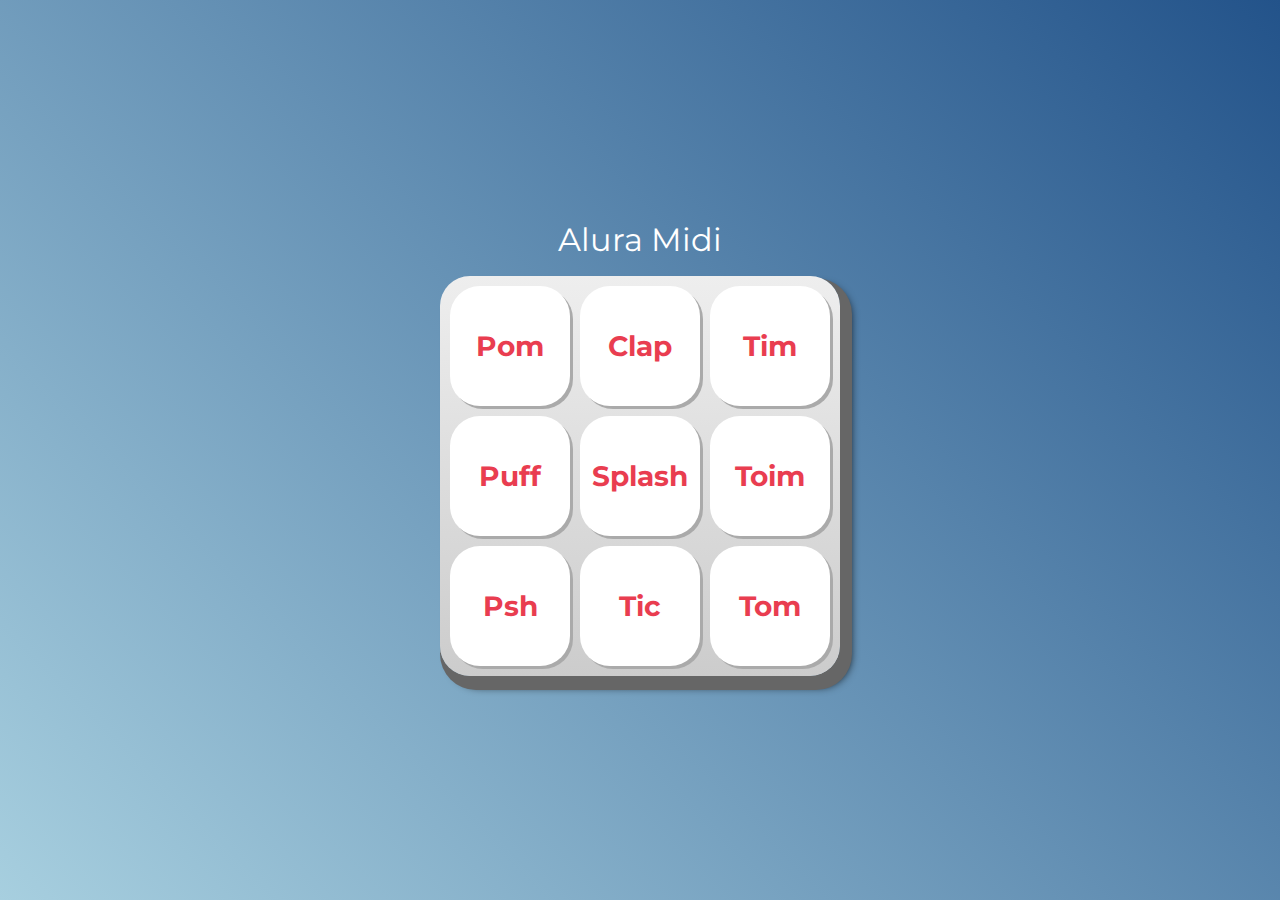
<file: Programação/aluramidi-curso-arquivos-iniciais/index.html>
<!DOCTYPE html>
<html lang="pt-BR">
<head>
    <meta charset="UTF-8">
    <meta http-equiv="X-UA-Compatible" content="IE=edge">
    <meta name="viewport" content="width=device-width, initial-scale=1.0">

    <title>Alura MIDI</title>

    <link rel="preconnect" href="https://fonts.googleapis.com">
    <link rel="preconnect" href="https://fonts.gstatic.com" crossorigin>
    <link href="https://fonts.googleapis.com/css2?family=Montserrat:wght@500;600&display=swap" rel="stylesheet">

    <link rel="icon" type="image/png" href="images/bateria.png">
    <link rel="stylesheet" href="css/reset.css">
    <link rel="stylesheet" href="css/estilos.css">

</head>
<body>

    <h1>Alura Midi</h1>

    <section class="teclado">
        <button class="tecla tecla_pom">Pom</button>
        <button class="tecla tecla_clap">Clap</button>
        <button class="tecla tecla_tim">Tim</button>

        <button class="tecla tecla_puff">Puff</button>
        <button class="tecla tecla_splash">Splash</button>
        <button class="tecla tecla_toim">Toim</button>

        <button class="tecla tecla_psh">Psh</button>
        <button class="tecla tecla_tic">Tic</button>
        <button class="tecla tecla_tom">Tom</button>
    </section>

    <audio src="sounds/keyq.wav" id="som_tecla_pom"></audio>
    <audio src="sounds/keyw.wav" id="som_tecla_clap"></audio>
    <audio src="sounds/keye.wav" id="som_tecla_tim"></audio>
    <audio src="sounds/keya.wav" id="som_tecla_puff"></audio>
    <audio src="sounds/keys.wav" id="som_tecla_splash"></audio>
    <audio src="sounds/keyd.wav" id="som_tecla_toim"></audio>
    <audio src="sounds/keyz.wav" id="som_tecla_psh"></audio>
    <audio src="sounds/keyx.wav" id="som_tecla_tic"></audio>
    <audio src="sounds/keyc.wav" id="som_tecla_tom"></audio>

    <script src="main.js"></script>
</body>
</html>
</file>
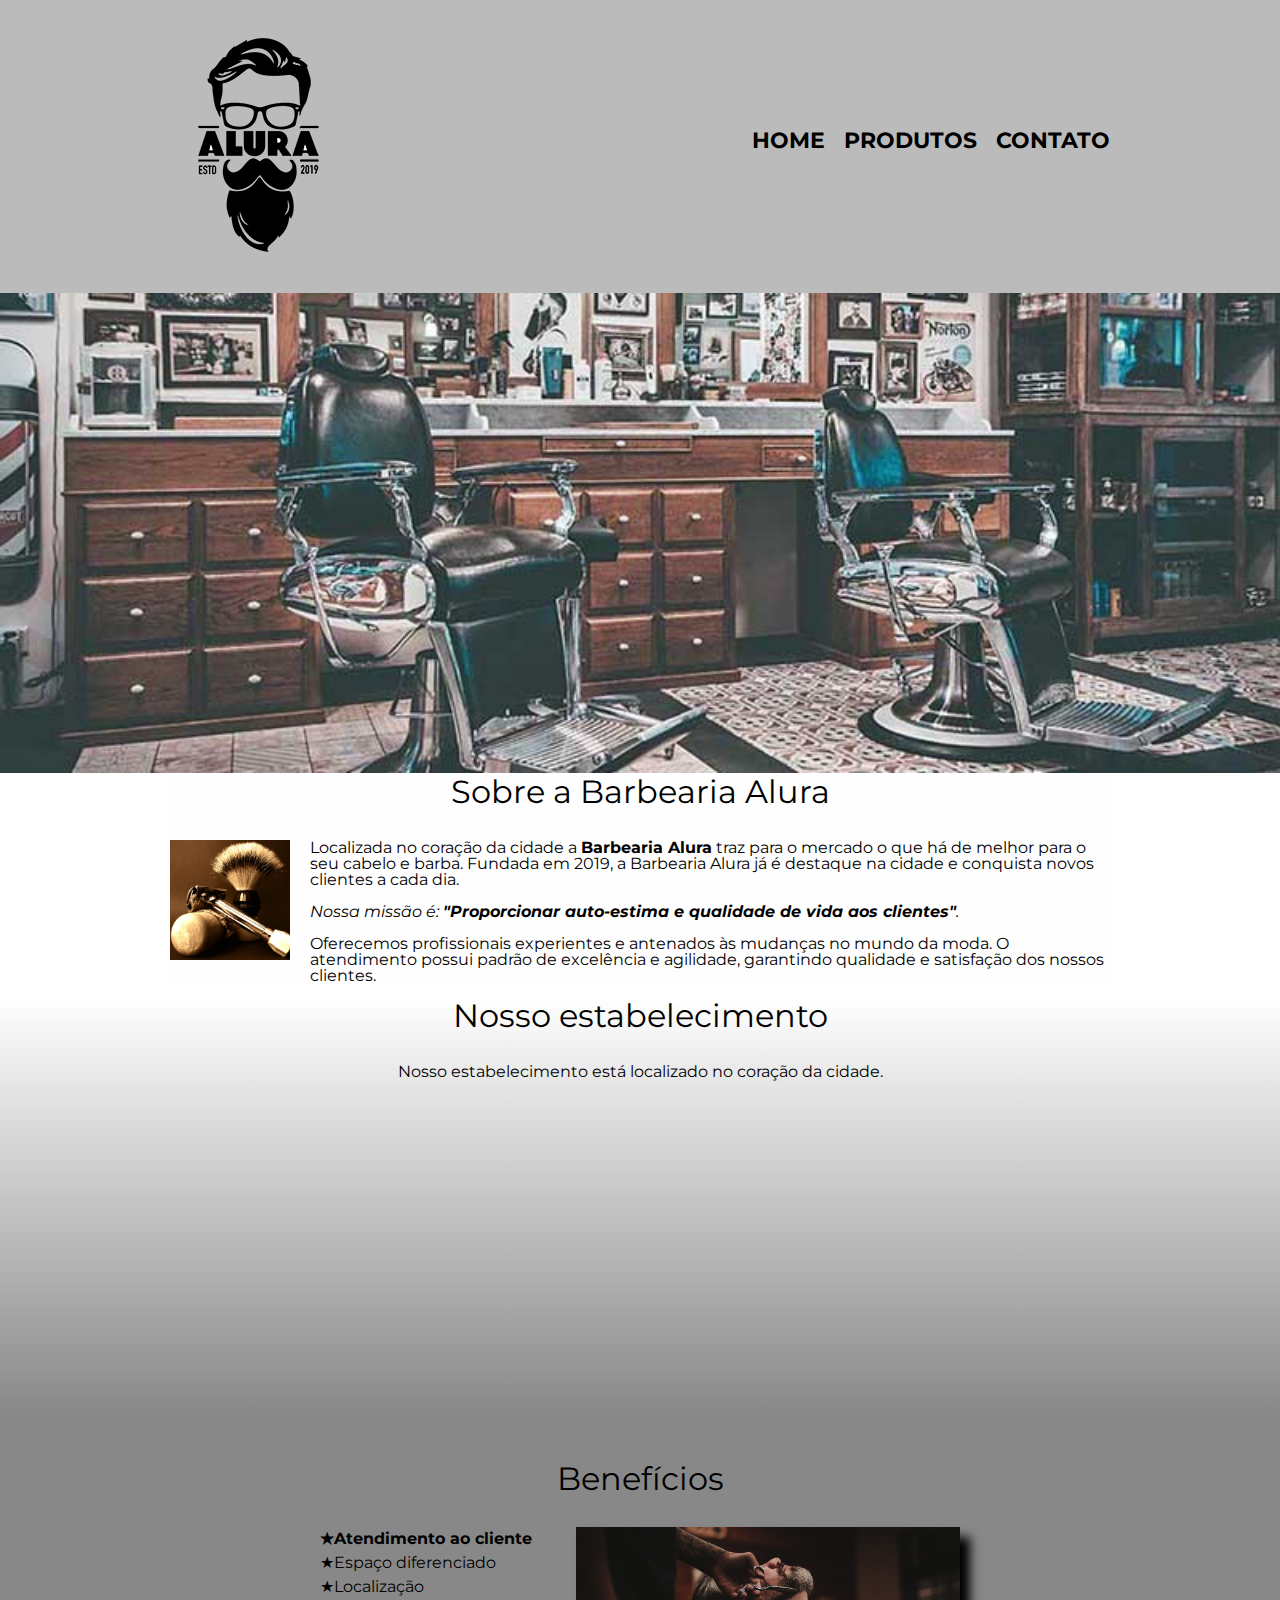
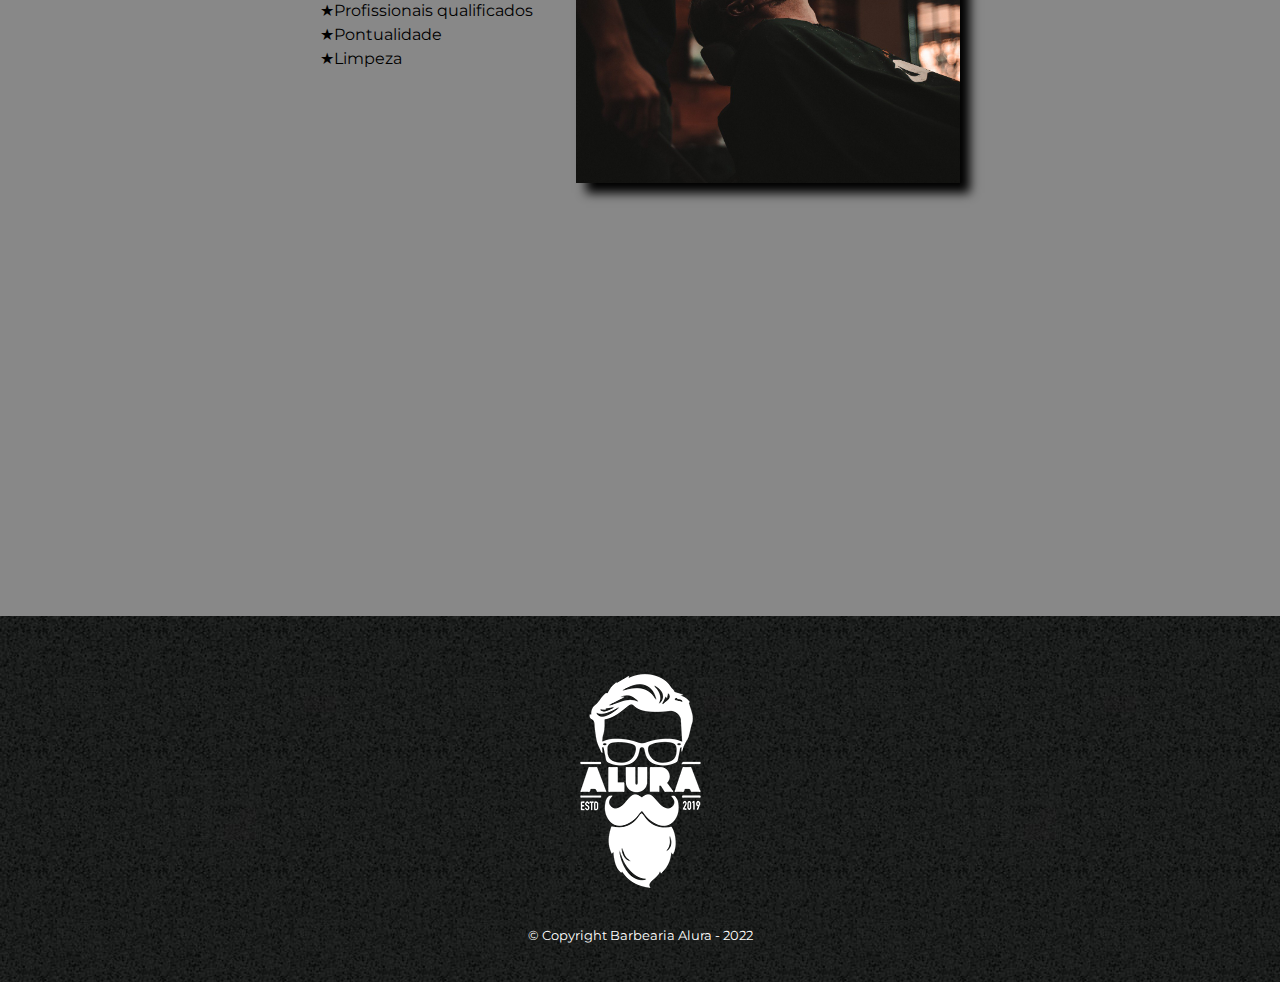
<file: Programação/html curso/index.html>
<!DOCTYPE html>
<html lang="pt-br">
    <head>
        <meta charset="UTF-8">
        <meta name="viewport" content="width=device-width, initial-scale=1">
        <title>Barbearia Alura</title>
        <link rel="stylesheet" href="reset.css">
        <link rel="stylesheet" href="style.css">
        <link rel="preconnect" href="https://fonts.googleapis.com"><link rel="preconnect" href="https://fonts.gstatic.com" crossorigin><link href="https://fonts.googleapis.com/css2?family=Montserrat&display=swap" rel="stylesheet">
    </head>
    <body>
        <header>
            <div class="caixa">
                <h1><img src="logo.png"></h1>
                <nav>
                    <ul>
                        <li><a href="index.html">Home</a></li>
                        <li><a href="produtos.html">Produtos</a></li>
                        <li><a href="contato.html">Contato</a></li>
                    </ul>
                </nav>
            </div>
        </header>

        <img class="banner" src="banner.jpg">

        <main>
            <section class="principal">
                <h2 class="titulo-principal">Sobre a Barbearia Alura</h2>

                <img src="utensilios.jpg" class="utensilios" alt="Utensilios de um barbeiro">

                <p>Localizada no coração da cidade a <strong>Barbearia Alura</strong> traz para o mercado o que há de melhor para o seu cabelo e barba. Fundada em 2019, a Barbearia Alura já é destaque na cidade e conquista novos clientes a cada dia.</p>
            
                <p id="missao"><em>Nossa missão é: <strong>"Proporcionar auto-estima e qualidade de vida aos clientes"</strong>.</em></p>
            
                <p>Oferecemos profissionais experientes e antenados às mudanças no mundo da moda. O atendimento possui padrão de excelência e agilidade, garantindo qualidade e satisfação dos nossos clientes.</p>
            </section>

            <section class="mapa">
                <h3 class="titulo-principal">Nosso estabelecimento</h3>
                <p>Nosso estabelecimento está localizado no coração da cidade.</p>
                <div class="mapa-conteudo">
                    <iframe src="https://www.google.com/maps/embed?pb=!1m18!1m12!1m3!1d58513.70489917665!2d-46.72175464179691!3d-23.5646162!2m3!1f0!2f0!3f0!3m2!1i1024!2i768!4f13.1!3m3!1m2!1s0x94ce59541c6c79c3%3A0x36b90a85f0f8cb33!2sGrupo%20Alura!5e0!3m2!1spt-BR!2sbr!4v1671713711814!5m2!1spt-BR!2sbr" width="100%" height="300" style="border:0;" allowfullscreen="" loading="lazy" referrerpolicy="no-referrer-when-downgrade"></iframe>
                </div>
            </section>

            <section class="beneficios">
                <h3 class="titulo-principal">Benefícios</h3>

                <div class="conteudo-beneficios">
                    <ul class="lista-beneficios">
                        <li class="itens">Atendimento ao cliente</li>
                        <li class="itens">Espaço diferenciado</li>
                        <li class="itens">Localização</li>
                        <li class="itens">Profissionais qualificados</li>
                        <li class="itens">Pontualidade</li>
                        <li class="itens">Limpeza</li>
                    </ul><img src="beneficios.jpg" class="imagem-beneficios">
                </div>
                <div class="video">
                    <iframe width="100%" height="315" src="https://www.youtube.com/embed/wcVVXUV0YUY" title="YouTube video player" frameborder="0" allow="accelerometer; autoplay; clipboard-write; encrypted-media; gyroscope; picture-in-picture" allowfullscreen></iframe>
                </div>
            </section>
        </main>
        <footer>
            <img src="logo-branco.png">
            <p class="copyright">&copy; Copyright Barbearia Alura - 2022</p>
        </footer>
    </body>
</html>
</file>
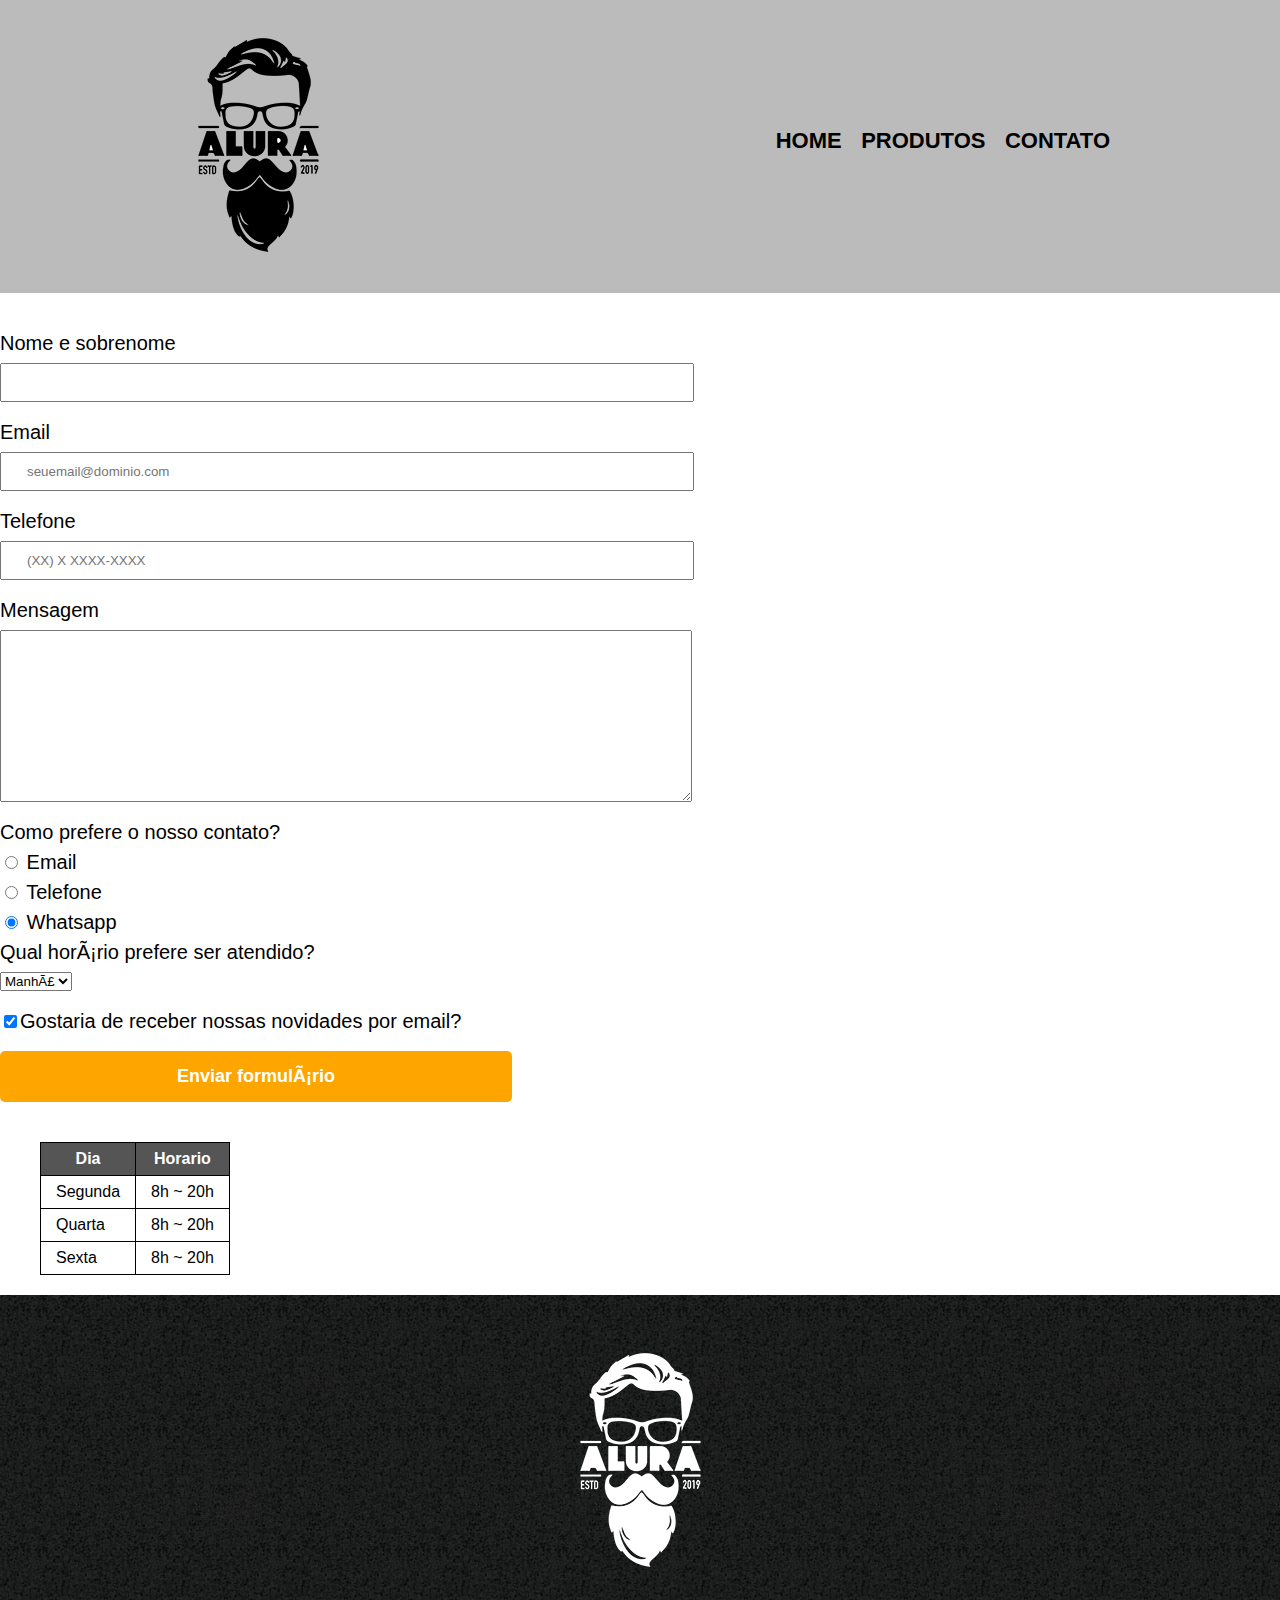
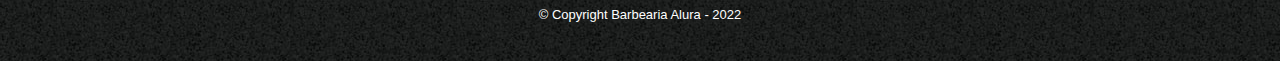
<file: Programação/html curso/contato.html>
<!DOCTYPE html>
<html lang="pt-br">
    <head>
        <meta charset="UTRF-8">
        <title>Contato - Barbearia Alura</title>
        <link rel="stylesheet" href="reset.css">
        <link rel="stylesheet" href="style.css">
    </head>
    <body>
        <header>
            <div class="caixa">
                <h1><img src="logo.png" alt="Logo da Barbearia Alura"></h1>
                <nav>
                    <ul>
                        <li><a href="index.html">Home</a></li>
                        <li><a href="produtos.html">Produtos</a></li>
                        <li><a href="contato.html">Contato</a></li>
                    </ul>
                </nav>
            </div>
        </header>
        <main>
            <form>
                <label for="nome-sobrenome">Nome e sobrenome</label>
                <input type="text" id="nome-sobrenome" class="input-padrao" required>

                <label for="email">Email</label>
                <input type="email" id="email" class="input-padrao" required placeholder="seuemail@dominio.com">

                <label for="telefone">Telefone</label>
                <input type="tel" id="telefone" class="input-padrao" required placeholder="(XX) X XXXX-XXXX">

                <label for="mensagem">Mensagem</label>
                <textarea cols="70" rows="10" id="mensagem" class="input-padrao" required></textarea>
                <fieldset>
                    <legend>Como prefere o nosso contato?</legend>
                    <label for="radio-email"><input type="radio" name="contato" value="email" id="radio-email"> Email</label>

                    <label for="radio-telefone"><input type="radio" name="contato" value="telefone" id="radio-telefone"> Telefone</label>

                    <label for="radio-whatsapp"><input type="radio" name="contato" value="whatsapp" id="radio-whatsapp" checked> Whatsapp</label>
                </fieldset>
                <fieldset>
                    <legend>Qual horário prefere ser atendido?</legend>
                    <select>
                        <option>Manhã</option>
                        <option>Tarde</option>
                        <option>Noite</option>
                    </select>
                </fieldset>

                <label class="checkbox"><input type="checkbox" checked>Gostaria de receber nossas novidades por email?</label>

                <input type="submit" value="Enviar formulário" class="enviar">
            </form>
            <table>
                <thead>
                    <tr>
                        <th>Dia</th>
                        <th>Horario</th>
                    </tr>
                </thead>
                <tbody>
                    <tr>
                        <td>Segunda</td>
                        <td>8h ~ 20h</td>
                    </tr>
                    <tr>
                        <td>Quarta</td>
                        <td>8h ~ 20h</td>
                    </tr>
                    <tr>
                        <td>Sexta</td>
                        <td>8h ~ 20h</td>
                    </tr>
                </tbody>
            </table>
        </main>
        <footer>
            <img src="logo-branco.png" alt="Logo da Barbearia Alura">
            <p class="copyright">&copy; Copyright Barbearia Alura - 2022</p>
        </footer>
    </body>
</html>
</file>
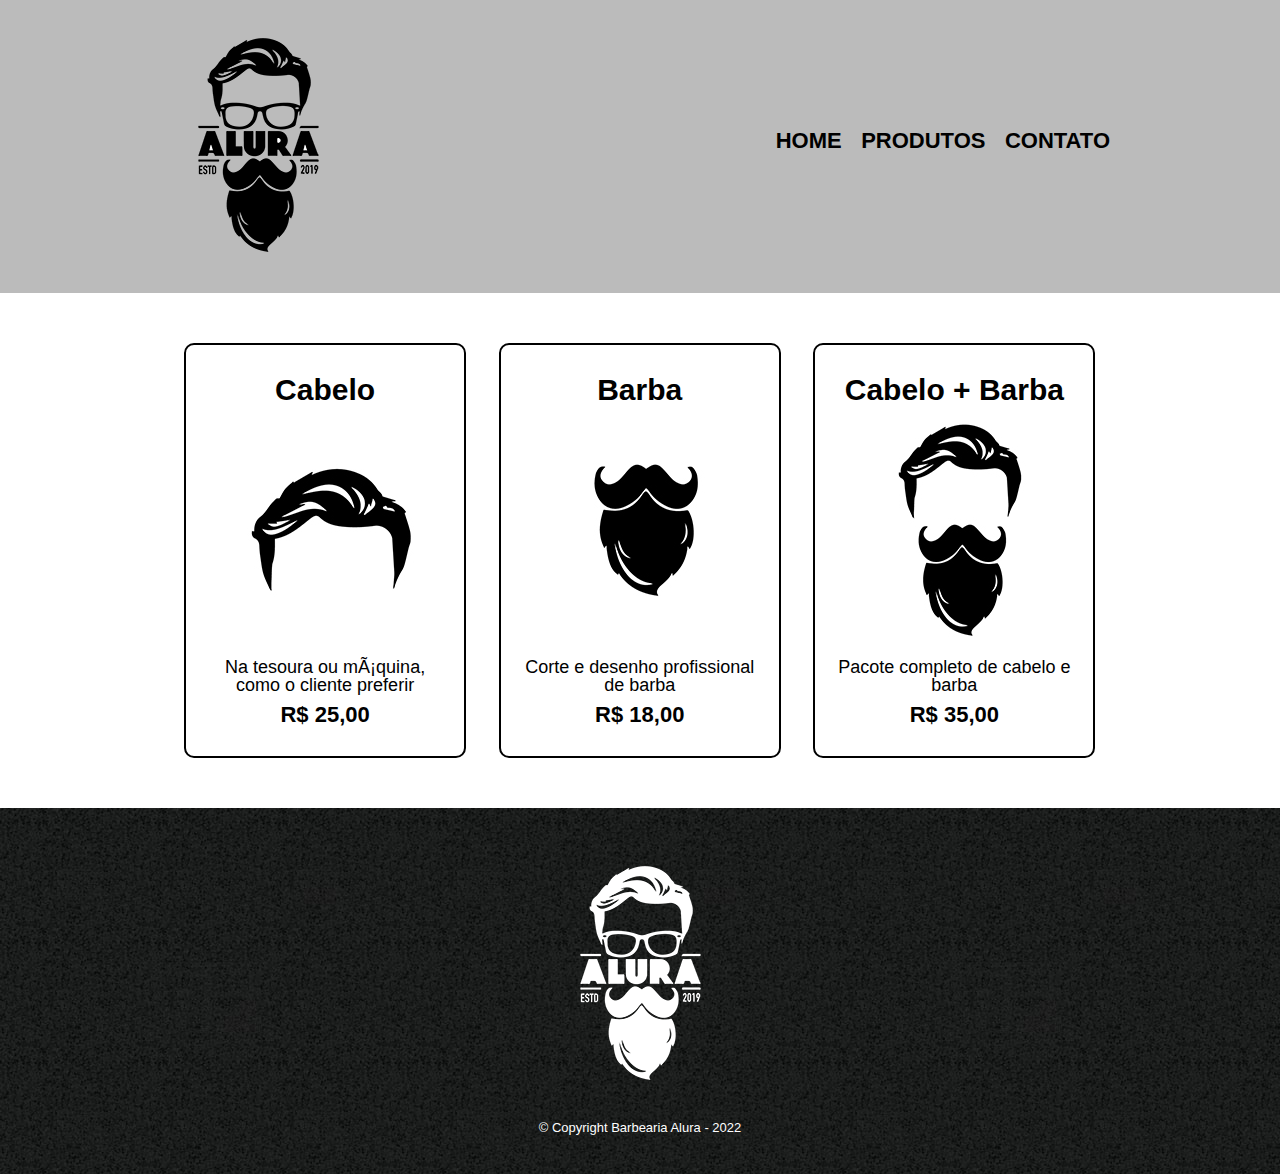
<file: Programação/html curso/produtos.html>
<!DOCTYPE html>
<html lang="pt-br">
    <head>
        <meta charset="UTRF-8">
        <title>Produtos - Barbearia Alura</title>
        <link rel="stylesheet" href="reset.css">
        <link rel="stylesheet" href="style.css">
    </head>
    <body>
        <header>
            <div class="caixa">
                <h1><img src="logo.png"></h1>
                <nav>
                    <ul>
                        <li><a href="index.html">Home</a></li>
                        <li><a href="produtos.html">Produtos</a></li>
                        <li><a href="contato.html">Contato</a></li>
                    </ul>
                </nav>
            </div>
        </header>
        <main>
            <ul class="produtos">
                <li>
                    <h2>Cabelo</h2>
                    <img src="cabelo.jpg">
                    <p class="produto-descricao">Na tesoura ou máquina, como o cliente preferir</p>
                    <p class="produto-preco">R$ 25,00</p>
                </li>
                <li>
                    <h2>Barba</h2>
                    <img src="barba.jpg">
                    <p class="produto-descricao">Corte e desenho profissional de barba</p>
                    <p class="produto-preco">R$ 18,00</p>
                </li>
                <li>
                    <h2>Cabelo + Barba</h2>
                    <img src="cabelo+barba.jpg">
                    <p class="produto-descricao">Pacote completo de cabelo e barba</p>
                    <p class="produto-preco">R$ 35,00</p>
                </li>
            </ul>
        </main>
        <footer>
            <img src="logo-branco.png">
            <p class="copyright">&copy; Copyright Barbearia Alura - 2022</p>
        </footer>
    </body>
</html>
</file>
<file: Programação/aluramidi-curso-arquivos-iniciais/css/estilos.css>
:root {
  --cinza: #aaa;
  --vermelha: #e93d50;
  --vermelha-escura: #af303f;
  --branca: #fff;
  --luz: rgb(229, 255, 0);
}

body {
  align-items: center;
  background: linear-gradient(45deg, #a7cfdf 0%,#23538a 100%);
  display: flex;
  justify-content: center;
  flex-direction: column;
  font-family: 'Montserrat', sans-serif;
  min-height: 100vh;
}

h1 {
  color: var(--branca);
  margin-bottom: 20px;
  font-size: 2rem;
}

.teclado {
  background: linear-gradient(to bottom, #eeeeee 0%,#cccccc 100%);
  box-shadow: 6px 8px 0 6px #666, 10px 10px 10px #000;
  border-radius: 30px;
  display: grid;
  gap: 10px;
  grid-template-columns: repeat(3, 1fr);
  padding: 10px;
}

.tecla {
  background-color: var(--branca);
  border-radius: 30px;
  box-shadow: 3px 3px 0 var(--cinza);
  color: var(--vermelha);
  cursor: pointer;
  height: 120px;
  font-size: 1.75em;
  font-weight: bold;
  line-height: 120px;
  text-align: center;
  width: 120px;
}

.tecla.ativa,
.tecla:active {
  background-color: var(--vermelha);
  border: 4px solid  var(--vermelha);
  box-shadow: 3px 3px 0 var(--vermelha-escura) inset;
  color: var(--branca);
  outline: none;
}

.tecla.focus,
.tecla:focus {
  outline: none;
  box-shadow: 1px 1px 10px var(--luz);
}

.tecla.active:focus,
.tecla:active:focus {
  box-shadow: 3px 3px 0 var(--vermelha-escura) inset, 1px 1px 10px var(--luz);
}
</file>
<file: Programação/html curso/style.css>
body {
    font-family: 'Montserrat', sans-serif;
}

header {
    background: #BBBBBB;
    padding: 20px 0;
}

.caixa {
    width: 940px;
    position: relative;
    margin: 0 auto;
}

nav {
    position: absolute;
    top: 110px;
    right: 0;
}

nav li {
    display: inline;
    margin: 0 0 0 15px;
}

nav a {
    text-transform: uppercase;
    color: #000000;
    font-weight: bold;
    font-size: 22px;
    /* Retirando qualquer detalhe que já venha como padrão */
    text-decoration: none;
}

/* Para acompanhar o movimento do mouse e alterar o comportamento */
nav a:hover {
    color: #C78C19;
    text-decoration: underline;
}

.produtos {
    width: 940px;
    margin: 0 auto;
    padding: 50px 0;
}

.produtos li {
    display: inline-block;
    text-align: center;
    width: 30%;
    vertical-align: top;
    padding: 50px 0;
    margin: 0 1.5%;
    padding: 30px 20px;
    /* Para garantir que os valores que estamos passando sejam considerados já dentro da porcentagem */
    box-sizing: border-box;
    /* Criando a borda, basta informar o tamanho o tipo e a cor */
    border: 2px solid #000000;
    /* Para arredondar a borda, basta informar o raio que deseja */
    border-radius: 10px;
}

.produtos li:hover {
    border-color: #C78C19;
}

/* Alterando um elemento dentro da lista */
.produtos li:hover h2 {
    font-size: 34px;
}

/* O active serve para quando o mouse estiver clicado */
.produtos li:active {
    border-color: #088C19;
}

.produtos h2 {
    font-size: 30px;
    font-weight: bold;
}

.produto-descricao {
    font-size: 18px;
}

.produto-preco {
    font-size: 22px;
    font-weight: bold;
    margin-top: 10px;
}

footer {
    text-align: center;
    background: url("bg.jpg");
    padding: 40px 0;
}

.copyright {
    color: #FFFFFF;
    font-size: 13px;
    margin-top: 20px;
    
}

main {

}

form {
    margin: 40px 0;
}

form label, form legend {
    display: block;
    font-size: 20px;
    margin-bottom: 10px;
}

.input-padrao {
    display: block;
    margin-bottom: 20px;
    padding: 10px 25px;
    width: 50%;
}

.checkbox {
    margin: 20px 0;
}

.enviar {
    width: 40%;
    padding: 15px 0;
    background: orange;
    color: white;
    font-weight: bold;
    font-size: 18px;
    border: none;
    border-radius: 5px;
    transition: 1s all;
    cursor: pointer;
}

.enviar:hover {
    background: darkorange;
    transform: scale(1.2);
}

table {
    margin: 20px 40px;
}

thead {
    background: #555555;
    color: white;
    font-weight: bold;
}

td, th {
    border: 1px solid black;
    padding: 8px 15px;
}


/* css da página inicial */
.banner {
    width: 100%;
}

.titulo-principal {
    text-align: center;
    /* "em" é usado como medida de proporção */
    font-size: 2em;
    margin: 0 0 1em;
    clear: left;
}

.principal {
    padding: 3em auto;
    background: #FEFEFE;
    width: 940px;
    margin: 0 auto;
}

.principal p {
    margin: 0 0 1em;
}

.principal strong {
    font-weight: bold;
}

.principal em {
    font-style: italic;
}

.beneficios {
    padding: 3em 0;
    background: #888888;
}

.itens{
    line-height: 1.5;
}

.itens:before {
    content: '★';
}

.itens:first-child {
    font-weight: bold;
}

.conteudo-beneficios {
    width: 640px;
    margin: 0 auto;
}

.lista-beneficios {
    width: 40%;
    display: inline-block;
    vertical-align: top;
}

.imagem-beneficios {
    width: 60%;
    opacity: 1;
    transition: 400ms;
    box-shadow: 10px 10px 10px #000000 ;
}

.imagem-beneficios:hover {
    opacity: 0.3;
}

.utensilios {
    width: 120px;
    float: left;
    margin: 0 20px 20px 0;
}

.mapa {
    padding: 3m 0;
    background: linear-gradient(#FEFEFE, #888888);
}

.mapa p {
    margin: 0 0 2em;
    text-align: center;
}

.mapa-conteudo {
    width: 940px;
    margin: 0 auto;
}

.video {
    width: 560px;
    margin: 2em auto;
}

@media screen and (max-width: 480px) {
    .caixa, .principal, .conteudo-beneficios, .mapa-conteudo, .video {
        width: auto;
    }
    
    h1 {
        text-align: center;
    }

    nav {
        position: static;
    }

    .lista-beneficios, .imagem-beneficios {
        width: 100%;
    }
}
</file>
